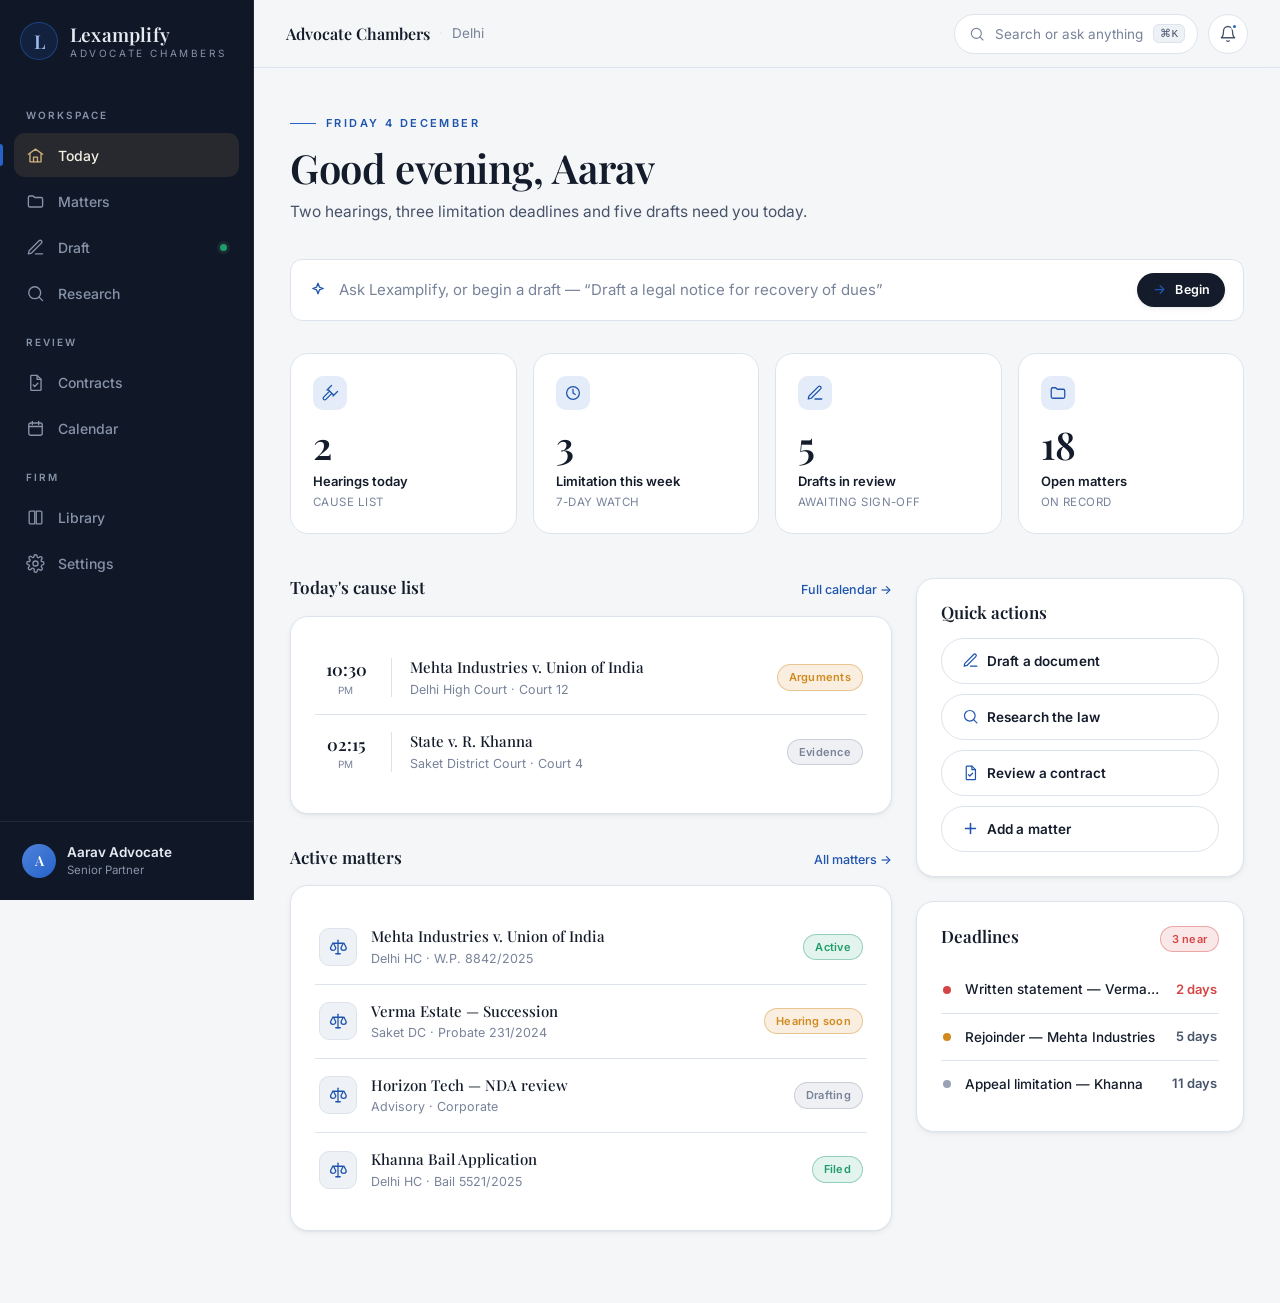
<file: index.html>
<!doctype html>
<html lang="en">
  <head>
    <meta charset="UTF-8" />
    <link rel="icon" type="image/png" href="/favicon.png" />
    <link rel="icon" type="image/x-icon" href="/favicon.ico" />
    <link rel="apple-touch-icon" href="/apple-touch-icon.png" />
    <meta name="viewport" content="width=device-width, initial-scale=1.0" />
    <title>LexAmplify</title>
    <meta name="description" content="LexAmplify drafts from your case file, reviews contracts against Indian law and keeps every matter organised. Built for Indian advocates and legal teams." />
    <meta name="theme-color" content="#F7F5F0" />
    <meta property="og:type" content="website" />
    <meta property="og:site_name" content="LexAmplify" />
    <meta property="og:title" content="LexAmplify: legal work that starts from your file" />
    <meta property="og:description" content="Draft notices and agreements from your case documents, review contracts against Indian law, and keep every matter in one calm workspace." />
    <meta name="twitter:card" content="summary" />
    <link rel="preconnect" href="https://fonts.googleapis.com" />
    <link rel="preconnect" href="https://fonts.gstatic.com" crossorigin />
    <link href="https://fonts.googleapis.com/css2?family=Source+Serif+4:ital,opsz,wght@0,8..60,400;0,8..60,500;0,8..60,600;0,8..60,700;1,8..60,400;1,8..60,500&family=IBM+Plex+Sans:wght@400;500;600;700&family=IBM+Plex+Mono:wght@400;500;600&family=Fraunces:ital,opsz,wght@0,9..144,500;0,9..144,600;1,9..144,500;1,9..144,600&display=swap" rel="stylesheet" />
    <script type="module" crossorigin src="./assets/index-CWW_34d1.js"></script>
    <link rel="stylesheet" crossorigin href="./assets/index-BrCoSOr8.css">
  </head>
  <body>
    <div id="root"></div>
  </body>
</html>
</file>
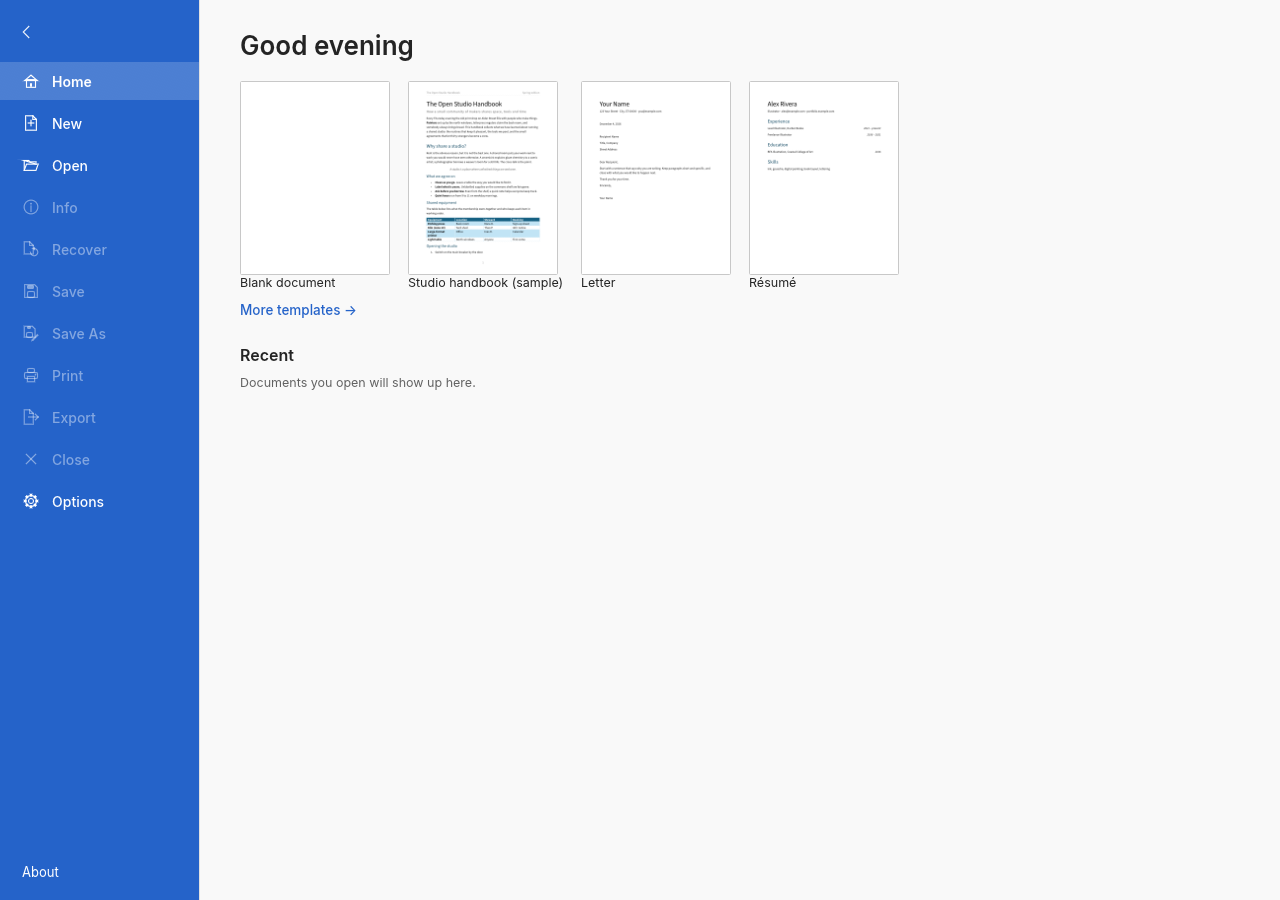
<file: wordcraft/index.html>
<!DOCTYPE html>
<html lang="en">
<head>
  <meta charset="utf-8">
  <meta name="viewport" content="width=device-width, initial-scale=1, user-scalable=no">
  <title>Lexamplify Draft</title>
  <link rel="icon" href="./wordcraft-fa59e09a3f921e03.ico"/>

<script type="module">
import init, * as bindings from './wordcraft-web-1267c095578df488.js';

const WASM = './wordcraft-web-7c35ad8787567460_bg.wasm';

// GitHub Pages serves .wasm uncompressed. Fetch the pre-gzipped copy and inflate it in the
// browser (DecompressionStream) so the download is ~13 MB instead of ~30 MB. Fall back to the
// plain .wasm if the browser lacks DecompressionStream or the .gz is unavailable.
async function wasmSource() {
  try {
    if (typeof DecompressionStream === 'function') {
      const r = await fetch(WASM + '.gz');
      if (r.ok && r.body) {
        const stream = r.body.pipeThrough(new DecompressionStream('gzip'));
        return await new Response(stream).arrayBuffer();
      }
    }
  } catch (e) { /* fall back to the plain wasm */ }
  return WASM;
}

const wasm = await init({ module_or_path: await wasmSource() });
window.wasmBindings = bindings;
dispatchEvent(new CustomEvent("TrunkApplicationStarted", { detail: { wasm } }));
</script>
  <style>
    html, body { margin: 0; padding: 0; width: 100%; height: 100%; overflow: hidden; background: #f4f5f7; }
    #wordcraft_canvas { position: absolute; inset: 0; width: 100%; height: 100%; display: block; }
    #wordcraft_loading { position: absolute; inset: 0; display: flex; flex-direction: column; align-items: center; justify-content: center;
      color: #64748b; font: 14px system-ui, sans-serif; pointer-events: none; }
  </style>
</head>
<body>
  <canvas id="wordcraft_canvas"></canvas>
  <div id="wordcraft_loading">Loading editor&hellip;</div>
</body>
</html>
</file>
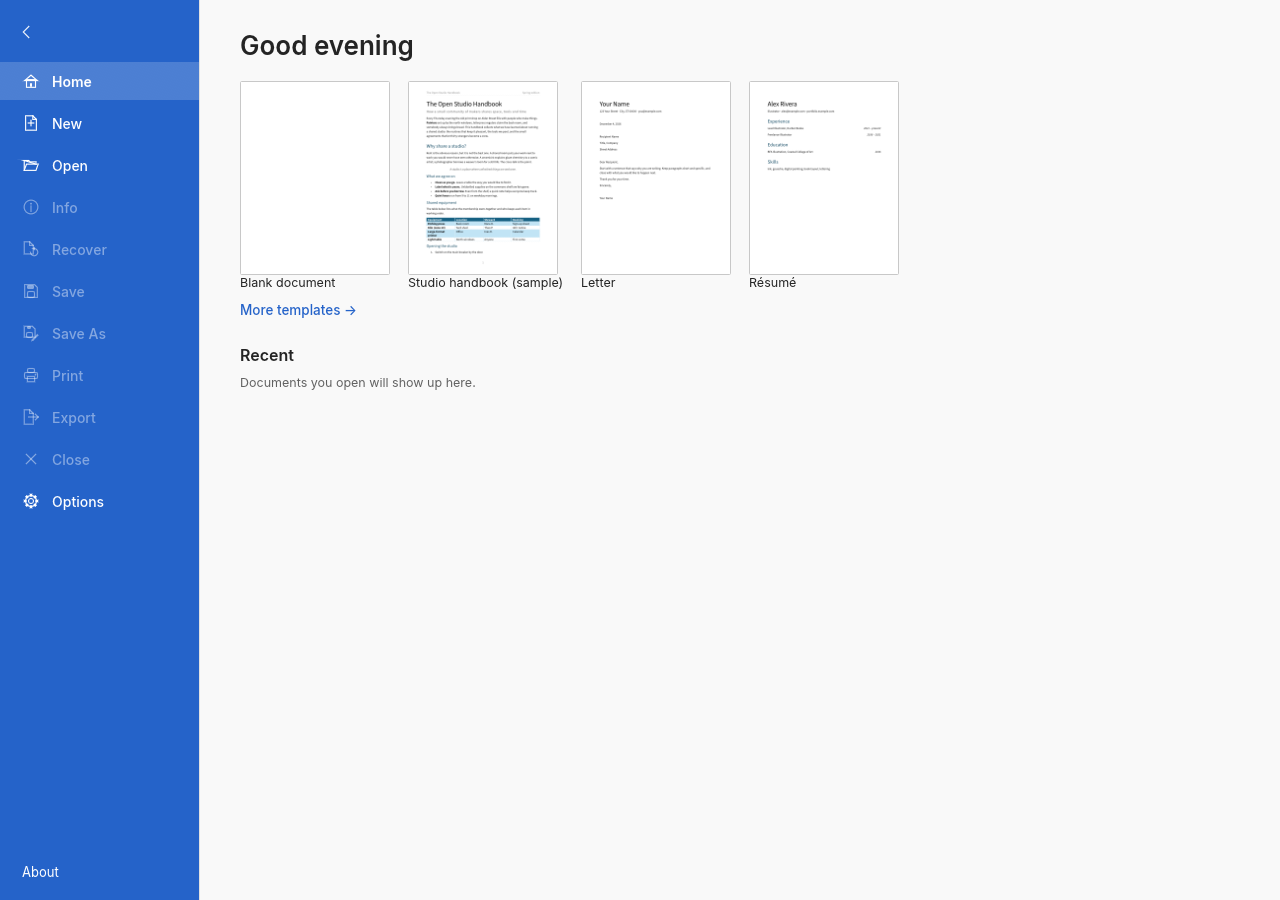
<file: public/wordcraft/index.html>
<!DOCTYPE html>
<html lang="en">
<head>
  <meta charset="utf-8">
  <meta name="viewport" content="width=device-width, initial-scale=1, user-scalable=no">
  <title>Lexamplify Draft</title>
  <link rel="icon" href="./wordcraft-fa59e09a3f921e03.ico"/>

<script type="module">
// On a brotli-serving host (Cloudflare Pages / Netlify) the server compresses this .wasm and the
// browser decompresses it natively (Content-Encoding: br) — the ~30 MB file transfers as ~7 MB
// with no client-side decoder. Standard streaming init is all that's needed.
import init, * as bindings from './wordcraft-web-1267c095578df488.js';
const wasm = await init({ module_or_path: './wordcraft-web-7c35ad8787567460_bg.wasm' });
window.wasmBindings = bindings;
dispatchEvent(new CustomEvent("TrunkApplicationStarted", { detail: { wasm } }));
</script>
  <style>
    html, body { margin: 0; padding: 0; width: 100%; height: 100%; overflow: hidden; background: #f4f5f7; }
    #wordcraft_canvas { position: absolute; inset: 0; width: 100%; height: 100%; display: block; }
    #wordcraft_loading { position: absolute; inset: 0; display: flex; flex-direction: column; align-items: center; justify-content: center;
      color: #64748b; font: 14px system-ui, sans-serif; pointer-events: none; }
  </style>
</head>
<body>
  <canvas id="wordcraft_canvas"></canvas>
  <div id="wordcraft_loading">Loading editor&hellip;</div>
</body>
</html>
</file>
<file: assets/index-BrCoSOr8.css>
@import "https://fonts.googleapis.com/css2?family=Inter:wght@300;400;450;500;600;700&family=Playfair+Display:ital,wght@0,400;0,500;0,600;0,700;1,400;1,500;1,600&display=swap";@import "https://fonts.googleapis.com/css2?family=Spectral:ital,wght@0,400;0,500;0,600;1,400&family=Space+Grotesk:wght@400;500;600;700&display=swap";:root{--font-serif:"Playfair Display", Georgia, serif;--font-sans:"Inter", system-ui, -apple-system, "Segoe UI", sans-serif;--font-mono:ui-monospace, "SF Mono", "JetBrains Mono", Menlo, monospace;--bg:#f4f0e6;--paper:#fbf9f3;--paper-2:#efe9db;--bg-card:#fff;--ink:#1c2e24;--ink-soft:#46564b;--muted:#7c867e;--muted-2:#9aa29a;--accent:#b08d57;--accent-ink:#90703f;--accent-soft:#efe4d2;--on-accent:#2a2113;--rail:#16271d;--rail-2:#1f3327;--rail-ink:#e9e4d6;--rail-muted:#93a08f;--rail-line:#e9e4d617;--rule:#e3dac9;--rule-soft:#1c2e2414;--ok:#3e7256;--warn:#c08a2e;--risk:#b4442f;--sh-1:0 1px 2px #1c2e240d, 0 2px 6px #1c2e240d;--sh-2:0 6px 18px #1c2e2412, 0 2px 6px #1c2e240d;--sh-3:0 22px 50px #1c2e241f, 0 6px 16px #1c2e2412;--ease:cubic-bezier(.22, 1, .36, 1);--accent-success:var(--ok);--accent-warning:var(--warn);--accent-danger:var(--risk)}*{box-sizing:border-box;margin:0;padding:0}html{-webkit-font-smoothing:antialiased;-moz-osx-font-smoothing:grayscale}body{font-family:var(--font-sans);background:var(--bg);color:var(--ink);min-height:100vh;font-size:15px;line-height:1.5}h1,h2,h3,h4,h5,h6{font-family:var(--font-serif);color:var(--ink);font-weight:600;line-height:1.1}a{color:inherit;text-decoration:none}button{cursor:pointer;font-family:inherit}input,textarea,select{font-family:inherit}svg{display:block}::selection{color:var(--ink);background:#b08d5742}::-webkit-scrollbar{width:11px;height:11px}::-webkit-scrollbar-track{background:0 0}::-webkit-scrollbar-thumb{background:#1c2e2429 padding-box content-box;border:3px solid #0000;border-radius:999px}::-webkit-scrollbar-thumb:hover{background:#1c2e2447 padding-box content-box}#root{min-height:100vh}[data-theme=noir-luxe]{--bg:#0e0e10;--paper:#171719;--paper-2:#202023;--bg-card:#1b1b1e;--ink:#ece7db;--ink-soft:#b6b1a6;--muted:#8a857b;--muted-2:#6a665e;--accent:#c9a96b;--accent-ink:#d8bc84;--accent-soft:#2a2416;--on-accent:#17130a;--rail:#09090a;--rail-2:#17171a;--rail-ink:#ece7db;--rail-muted:#8a857b;--rail-line:#ece7db14;--rule:#2a2a2e;--rule-soft:#ece7db12;--ok:#6fae86;--warn:#d6a95c;--risk:#c56b57;--sh-1:0 1px 2px #0006;--sh-2:0 8px 22px #00000073;--sh-3:0 28px 60px #0000008c}[data-theme=porcelain]{--bg:#f7f7f5;--paper:#fff;--paper-2:#f0f0ed;--bg-card:#fff;--ink:#18181b;--ink-soft:#44454a;--muted:#85868c;--muted-2:#a6a7ac;--accent:#2b2b30;--accent-ink:#18181b;--accent-soft:#ececea;--on-accent:#fff;--rail:#fbfbfa;--rail-2:#f0f0ed;--rail-ink:#18181b;--rail-muted:#85868c;--rail-line:#e9e9e6;--rule:#e6e6e3;--rule-soft:#18181b12;--ok:#3e7256;--warn:#b8872e;--risk:#b4442f}[data-theme=porcelain] .rail__link.is-active{color:#18181b;background:#f0f0ed}[data-theme=porcelain] .rail__link.is-active:before{background:#18181b}[data-theme=porcelain] .rail__link.is-active svg{color:#18181b}[data-theme=porcelain] .rail__mono{color:#18181b;background:#f0f0ed;border-color:#d9d9d6}[data-theme=sage-ink]{--bg:#f3f1ea;--paper:#fbfaf5;--paper-2:#ece9df;--bg-card:#fff;--ink:#203a34;--ink-soft:#4c5b54;--muted:#7e867e;--muted-2:#9aa29a;--accent:#c06b4a;--accent-ink:#a85735;--accent-soft:#f1e0d6;--on-accent:#fff6f0;--rail:#1c332e;--rail-2:#25403a;--rail-ink:#e7e3d7;--rail-muted:#8fa096;--rail-line:#e7e3d717;--rule:#ded9cc;--rule-soft:#203a3414;--ok:#3e7256;--warn:#c08a2e;--risk:#b4442f}[data-theme=midnight-indigo]{--bg:#0d0f1a;--paper:#151827;--paper-2:#1d2133;--bg-card:#191d2e;--ink:#e7e9f5;--ink-soft:#aeb2cc;--muted:#7e82a0;--muted-2:#5e6280;--accent:#7c8cff;--accent-ink:#9aa6ff;--accent-soft:#1e2440;--on-accent:#0b0d17;--rail:#0a0b14;--rail-2:#151827;--rail-ink:#e7e9f5;--rail-muted:#7e82a0;--rail-line:#e7e9f514;--rule:#262a40;--rule-soft:#e7e9f512;--ok:#5bd6a6;--warn:#e0b45c;--risk:#f0787c;--sh-1:0 1px 2px #0006;--sh-2:0 8px 24px #0a0c1880;--sh-3:0 28px 60px #080a1499}[data-theme=midnight-indigo] .rail__mono{color:#9aa6ff;background:#7c8cff1a;border-color:#7c8cff80}[data-theme=midnight-indigo] .rail__avatar{color:#0b0d17;background:linear-gradient(140deg,#8c9bff,#6675f0)}[data-theme=royal-oxblood]{--bg:#f3ebe0;--paper:#fbf5ec;--paper-2:#efe3d4;--bg-card:#fff;--ink:#3a1a1e;--ink-soft:#5e3a3c;--muted:#897069;--muted-2:#a8938a;--accent:#b0893f;--accent-ink:#8a6a2e;--accent-soft:#efe2c9;--on-accent:#2a1e0c;--rail:#4a1d22;--rail-2:#5a262b;--rail-ink:#f0e2d4;--rail-muted:#be968c;--rail-line:#f0e2d41a;--rule:#e2d4c2;--rule-soft:#3a1a1e14;--ok:#3e7256;--warn:#b8872e;--risk:#a23a2c}[data-theme=slate-pro]{--bg:#f4f6f8;--paper:#fff;--paper-2:#eef1f5;--bg-card:#fff;--ink:#141c2b;--ink-soft:#46536a;--muted:#78839a;--muted-2:#9aa3b5;--accent:#2563c9;--accent-ink:#1e54ad;--accent-soft:#e3edfb;--on-accent:#fff;--rail:#101827;--rail-2:#1a2333;--rail-ink:#e6ebf2;--rail-muted:#8793a8;--rail-line:#e6ebf214;--rule:#dde3ec;--rule-soft:#141c2b12;--ok:#1f9d6b;--warn:#d08a1e;--risk:#d64545}[data-theme=slate-pro] .rail__mono{color:#9db8ec;background:#2563c924;border-color:#2563c980}[data-theme=slate-pro] .rail__avatar{color:#fff;background:linear-gradient(140deg,#4f82db,#2563c9)}[data-type=sans]{--font-serif:"Space Grotesk", "Inter", sans-serif}[data-type=sans] h1,[data-type=sans] h2,[data-type=sans] h3,[data-type=sans] .lx-h1,[data-type=sans] .ph__title,[data-type=sans] .lx-title,[data-type=sans] .lx-item__title{letter-spacing:-.02em;font-weight:600}[data-type=editorial]{--font-serif:"Spectral", Georgia, serif}[data-type=editorial] .ph__title,[data-type=editorial] .lx-h1{font-weight:500}.topnav{align-items:center;gap:4px;display:none}.topnav a{color:var(--ink-soft);border-radius:999px;padding:9px 14px;font-size:13.5px;font-weight:500;transition:background .2s,color .2s}.topnav a:hover{background:var(--paper-2);color:var(--ink)}.topnav a.is-active{background:var(--accent-soft);color:var(--accent-ink)}.topbar__mono{display:none!important}[data-layout=top] .topbar__mono{display:grid!important}[data-layout=top] .rail{display:none}[data-layout=top] .topnav{display:flex}[data-layout=top] .topbar{gap:24px;padding:0 28px}[data-layout=top] .topbar__crumb{display:none}[data-layout=top] .topnav{flex-wrap:wrap;flex:1}[data-layout=top] .rail-toggle{display:none!important}[data-layout=top] .lx-page{max-width:1180px}[data-layout=focus] .lx-page{max-width:880px;padding-top:52px}[data-layout=focus] .topbar__crumb span,[data-layout=focus] .topbar__crumb .topbar__sep{display:none}[data-radius=sharp]{--lx-r-sm:3px;--lx-r:5px;--lx-r-lg:7px}[data-radius=sharp] .lx-btn,[data-radius=sharp] .cmdk,[data-radius=sharp] .lx-badge,[data-radius=sharp] .rail__link,[data-radius=sharp] .icon-btn{border-radius:6px}[data-radius=sharp] .rail__mono,[data-radius=sharp] .rail__avatar{border-radius:8px}[data-density=compact]{font-size:14px}[data-density=compact] .lx-page{padding:28px 28px 56px}[data-density=compact] .lx-item{padding:11px 4px}[data-density=compact] .lx-card--pad{padding:18px}[data-density=compact] .ph{margin-bottom:24px}[data-accent=gold]{--accent:#b08d57;--accent-ink:#b99a66;--accent-soft:#b08d5726;--on-accent:#fff}[data-accent=blue]{--accent:#2563c9;--accent-ink:#4a82dc;--accent-soft:#2563c926;--on-accent:#fff}[data-accent=emerald]{--accent:#2e8b6f;--accent-ink:#45a185;--accent-soft:#2e8b6f26;--on-accent:#fff}[data-accent=violet]{--accent:#7c6cf0;--accent-ink:#9888f5;--accent-soft:#7c6cf029;--on-accent:#fff}[data-accent=oxblood]{--accent:#9b3b3b;--accent-ink:#b85a5a;--accent-soft:#9b3b3b26;--on-accent:#fff}[data-accent=teal]{--accent:#1e8a8a;--accent-ink:#3aa6a6;--accent-soft:#1e8a8a26;--on-accent:#fff}[data-text=sm]{font-size:14px}[data-text=lg]{font-size:16.5px}[data-motion=reduced] *,[data-motion=reduced] :before,[data-motion=reduced] :after{transition-duration:.001ms!important;animation-duration:.001ms!important;animation-iteration-count:1!important}body,.rail,.topbar,.lx-card,.lx-stat,.lx-item,.lx-btn,.lx-field,.cmdk,.icon-btn,.topnav a{transition:background-color .4s var(--ease), color .35s var(--ease), border-color .35s var(--ease), box-shadow .35s var(--ease)}:root{--lx-r-sm:8px;--lx-r:12px;--lx-r-lg:18px;--lx-gap:20px;--lx-ease:cubic-bezier(.22, 1, .36, 1);--lx-gold-tint:color-mix(in srgb, var(--accent) 12%, transparent);--lx-gold-line:color-mix(in srgb, var(--accent) 45%, transparent);--lx-shadow-1:0 1px 2px #1a2e220d, 0 2px 6px #1a2e220d;--lx-shadow-2:0 6px 18px #1a2e2212, 0 2px 6px #1a2e220d;--lx-shadow-3:0 20px 48px #1a2e221a, 0 6px 16px #1a2e220f}.lx-page{max-width:1120px;margin:0 auto;padding:40px 36px 72px}@media (width<=720px){.lx-page{padding:28px 20px 56px}}.lx-stack{flex-direction:column;display:flex}.lx-row{align-items:center;display:flex}.lx-between{justify-content:space-between;align-items:center;gap:20px;display:flex}.lx-eyebrow{font-family:var(--font-sans);letter-spacing:.22em;text-transform:uppercase;color:var(--accent-ink);align-items:center;gap:10px;font-size:11px;font-weight:600;display:inline-flex}.lx-eyebrow:before{content:"";background:var(--accent);width:26px;height:1px}.lx-h1{font-family:var(--font-serif);letter-spacing:-.01em;color:var(--ink);font-size:clamp(30px,4vw,46px);font-weight:600;line-height:1.04}.lx-h2{font-family:var(--font-serif);color:var(--ink);font-size:22px;font-weight:600;line-height:1.15}.lx-title{font-family:var(--font-serif);color:var(--ink);font-size:16px;font-weight:500}.lx-lead{color:var(--ink-soft);font-size:15px;line-height:1.65}.lx-muted{color:var(--muted);font-size:13px}.lx-mono{font-family:var(--font-mono);letter-spacing:.02em;font-size:12px}.lx-section-head{justify-content:space-between;align-items:baseline;margin-bottom:16px;display:flex}.lx-section-head h3{font-family:var(--font-serif);color:var(--ink);font-size:17px;font-weight:600}.lx-section-head a{color:var(--accent-ink);font-size:12.5px;font-weight:500}.lx-card{background:var(--paper);border:1px solid var(--rule);border-radius:var(--lx-r-lg);box-shadow:var(--lx-shadow-1)}.lx-card--pad{padding:24px}.lx-card--hover{transition:transform .4s var(--lx-ease), box-shadow .4s var(--lx-ease), border-color .4s var(--lx-ease)}.lx-card--hover:hover{box-shadow:var(--lx-shadow-3);border-color:var(--lx-gold-line);transform:translateY(-3px)}.lx-btn{height:42px;font-family:var(--font-sans);letter-spacing:.01em;cursor:pointer;white-space:nowrap;transition:transform .3s var(--lx-ease), box-shadow .3s var(--lx-ease), background .3s ease, border-color .3s ease, color .3s ease;border:1px solid #0000;border-radius:999px;justify-content:center;align-items:center;gap:8px;padding:0 20px;font-size:13.5px;font-weight:600;display:inline-flex}.lx-btn:hover{transform:translateY(-2px)}.lx-btn--primary{background:var(--ink);color:var(--paper);box-shadow:var(--lx-shadow-1)}.lx-btn--primary:hover{box-shadow:var(--lx-shadow-2);filter:brightness(1.08)}.lx-btn--gold{background:var(--accent);color:var(--on-accent);box-shadow:0 6px 16px color-mix(in srgb, var(--accent) 30%, transparent)}.lx-btn--gold:hover{filter:brightness(1.05)}.lx-btn--ghost{color:var(--ink);border-color:var(--rule);background:0 0}.lx-btn--ghost:hover{border-color:var(--ink);background:color-mix(in srgb, var(--ink) 4%, transparent)}.lx-btn--sm{height:34px;padding:0 14px;font-size:12.5px}.lx-field{background:var(--bg-card,var(--paper));border:1px solid var(--rule);border-radius:var(--lx-r);align-items:center;gap:12px;height:52px;padding:0 18px;transition:border-color .3s,box-shadow .3s;display:flex}.lx-field:focus-within{border-color:var(--lx-gold-line);box-shadow:0 0 0 4px var(--lx-gold-tint)}.lx-field input{font-family:var(--font-sans);color:var(--ink);background:0 0;border:0;outline:0;flex:1;font-size:15px}.lx-field input::placeholder{color:var(--muted)}.lx-field svg{color:var(--accent-ink);flex-shrink:0}.lx-badge{letter-spacing:.02em;background:var(--lx-gold-tint);color:var(--accent-ink);border:1px solid var(--lx-gold-line);border-radius:999px;align-items:center;gap:6px;padding:4px 11px;font-size:11px;font-weight:600;display:inline-flex}.lx-badge .dot{background:currentColor;border-radius:50%;width:6px;height:6px}.lx-badge--ok{background:color-mix(in srgb, var(--accent-success) 12%, transparent);color:var(--accent-success);border-color:color-mix(in srgb, var(--accent-success) 40%, transparent)}.lx-badge--warn{background:color-mix(in srgb, var(--accent-warning) 14%, transparent);color:var(--accent-warning);border-color:color-mix(in srgb, var(--accent-warning) 40%, transparent)}.lx-badge--risk{background:color-mix(in srgb, var(--accent-danger) 12%, transparent);color:var(--accent-danger);border-color:color-mix(in srgb, var(--accent-danger) 40%, transparent)}.lx-badge--muted{background:color-mix(in srgb, var(--muted) 12%, transparent);color:var(--muted);border-color:color-mix(in srgb, var(--muted) 30%, transparent)}.lx-stat{border-radius:var(--lx-r-lg);background:var(--paper);border:1px solid var(--rule);transition:border-color .4s var(--lx-ease), box-shadow .4s var(--lx-ease);padding:22px;position:relative;overflow:hidden}.lx-stat:hover{border-color:var(--lx-gold-line);box-shadow:var(--lx-shadow-2)}.lx-stat__ico{background:var(--lx-gold-tint);width:34px;height:34px;color:var(--accent-ink);border-radius:10px;place-items:center;margin-bottom:16px;display:grid}.lx-stat__num{font-family:var(--font-serif);color:var(--ink);font-size:38px;font-weight:600;line-height:1}.lx-stat__label{color:var(--ink);margin-top:8px;font-size:13px;font-weight:600}.lx-stat__sub{letter-spacing:.04em;text-transform:uppercase;color:var(--muted);margin-top:3px;font-size:11.5px}.lx-list{flex-direction:column;display:flex}.lx-item{border-bottom:1px solid var(--rule);cursor:pointer;align-items:center;gap:14px;padding:15px 4px;transition:background .25s;display:flex}.lx-item:last-child{border-bottom:0}.lx-item:hover{background:color-mix(in srgb, var(--accent) 5%, transparent)}.lx-item__ico{background:var(--paper-2);border:1px solid var(--rule);width:38px;height:38px;color:var(--accent-ink);border-radius:10px;flex-shrink:0;place-items:center;display:grid}.lx-item__body{flex:1;min-width:0}.lx-item__title{font-family:var(--font-serif);color:var(--ink);white-space:nowrap;text-overflow:ellipsis;font-size:15px;font-weight:500;overflow:hidden}.lx-item__meta{color:var(--muted);margin-top:2px;font-size:12.5px}.lx-empty{text-align:center;flex-direction:column;align-items:center;padding:44px 24px;display:flex}.lx-empty__ico{background:var(--lx-gold-tint);width:56px;height:56px;color:var(--accent-ink);border-radius:50%;place-items:center;margin-bottom:18px;display:grid}.lx-empty h4{font-family:var(--font-serif);color:var(--ink);margin-bottom:7px;font-size:18px;font-weight:600}.lx-empty p{color:var(--muted);max-width:320px;margin-bottom:20px;font-size:13.5px;line-height:1.6}.lx-rule{background:var(--rule);border:0;height:1px}.lx-rule-gold{background:var(--accent);border:0;border-radius:2px;width:48px;height:2px}@keyframes lx-rise{0%{opacity:0;transform:translateY(16px)}to{opacity:1;transform:translateY(0)}}.lx-rise{animation:lx-rise .6s var(--lx-ease) both}@keyframes spin{to{transform:rotate(360deg)}}.lx-stats{grid-template-columns:repeat(4,1fr);gap:16px;display:grid}.lx-dash-grid{grid-template-columns:minmax(0,1.65fr) minmax(0,.9fr);align-items:start;gap:24px;display:grid}.lx-mt-xl{margin-top:44px}.lx-mt-l{margin-top:32px}.lx-mt-m{margin-top:24px}@media (width<=1000px){.lx-stats{grid-template-columns:repeat(2,1fr)}.lx-dash-grid{grid-template-columns:1fr}}@media (width<=560px){.lx-stats{grid-template-columns:1fr}}.app{background:var(--bg);min-height:100vh;display:flex}.rail{background:var(--rail);width:254px;color:var(--rail-ink);border-right:1px solid var(--rail-line);height:100vh;transition:width .35s var(--ease);z-index:40;flex-direction:column;flex-shrink:0;display:flex;position:sticky;top:0}.rail--mini{width:78px}.rail__brand{align-items:center;gap:12px;padding:22px 20px 20px;display:flex}.rail__mono{width:38px;height:38px;font-family:var(--font-serif);color:#cdb07d;background:#b08d5714;border:1px solid #b08d578c;border-radius:50%;flex-shrink:0;place-items:center;font-size:19px;font-weight:600;display:grid}.rail__word{flex-direction:column;line-height:1;display:flex;overflow:hidden}.rail__word b{font-family:var(--font-serif);color:var(--rail-ink);letter-spacing:.01em;font-size:19px;font-weight:600}.rail__word span{letter-spacing:.26em;text-transform:uppercase;color:var(--rail-muted);margin-top:4px;font-size:10px}.rail--mini .rail__word{display:none}.rail__nav{flex:1;padding:8px 14px 14px;overflow-y:auto}.rail__nav::-webkit-scrollbar{width:0}.rail__group{margin-top:20px}.rail__group-label{letter-spacing:.2em;text-transform:uppercase;color:var(--rail-muted);padding:0 12px 10px;font-size:10px;font-weight:600}.rail--mini .rail__group-label{opacity:0;height:8px;padding:0}.rail__link{height:44px;color:var(--rail-muted);border-radius:11px;align-items:center;gap:13px;margin-bottom:2px;padding:0 12px;font-size:14px;font-weight:500;transition:color .25s,background .25s;display:flex;position:relative}.rail__link svg{stroke-width:1.7px;flex-shrink:0;width:19px;height:19px}.rail__link:hover{color:var(--rail-ink);background:#e9e4d60d}.rail__link.is-active{color:#f3efe2;background:#b08d5726}.rail__link.is-active:before{content:"";background:var(--accent);border-radius:0 3px 3px 0;width:3px;height:22px;position:absolute;top:50%;left:-14px;transform:translateY(-50%)}.rail__link.is-active svg{color:#cdb07d}.rail__badge{background:var(--ok);border-radius:50%;width:7px;height:7px;margin-left:auto;box-shadow:0 0 0 3px #3e725633}.rail--mini .rail__link{justify-content:center;padding:0}.rail--mini .rail__link span,.rail--mini .rail__badge{display:none}.rail__foot{border-top:1px solid var(--rail-line);padding:14px}.rail__user{border-radius:12px;align-items:center;gap:11px;padding:8px;transition:background .25s;display:flex}.rail__user:hover{background:#e9e4d60d}.rail__avatar{width:34px;height:34px;font-family:var(--font-serif);color:var(--on-accent);background:linear-gradient(140deg,#c9a46b,#b08d57);border-radius:50%;flex-shrink:0;place-items:center;font-size:14px;font-weight:600;display:grid}.rail__user-meta{line-height:1.2;overflow:hidden}.rail__user-meta b{font-family:var(--font-sans);color:var(--rail-ink);white-space:nowrap;text-overflow:ellipsis;font-size:13.5px;font-weight:600;display:block;overflow:hidden}.rail__user-meta span{color:var(--rail-muted);font-size:11.5px}.rail--mini .rail__user-meta{display:none}.main{flex-direction:column;flex:1;min-width:0;display:flex}.topbar{background:color-mix(in srgb, var(--bg) 82%, transparent);-webkit-backdrop-filter:saturate(1.1)blur(10px);backdrop-filter:saturate(1.1)blur(10px);border-bottom:1px solid var(--rule);z-index:30;flex-shrink:0;justify-content:space-between;align-items:center;gap:18px;height:68px;padding:0 32px;display:flex;position:sticky;top:0}.topbar__left{align-items:center;gap:12px;min-width:0;display:flex}.topbar__crumb{color:var(--muted);align-items:center;gap:9px;font-size:13.5px;display:flex}.topbar__crumb b{font-family:var(--font-serif);color:var(--ink);font-size:16px;font-weight:600}.topbar__sep{color:var(--rule)}.topbar__right{align-items:center;gap:10px;display:flex}.cmdk{border:1px solid var(--rule);background:var(--paper);min-width:230px;height:40px;color:var(--muted);border-radius:999px;align-items:center;gap:10px;padding:0 12px 0 14px;font-size:13.5px;transition:border-color .25s,box-shadow .25s;display:flex}.cmdk:hover{border-color:var(--accent);box-shadow:0 0 0 4px #b08d571a}.cmdk kbd{font-family:var(--font-mono);background:var(--paper-2);border:1px solid var(--rule);color:var(--ink-soft);border-radius:6px;margin-left:auto;padding:2px 6px;font-size:11px}.icon-btn{border:1px solid var(--rule);background:var(--paper);width:40px;height:40px;color:var(--ink-soft);border-radius:50%;place-items:center;transition:all .25s;display:grid}.icon-btn:hover{border-color:var(--accent);color:var(--accent-ink);transform:translateY(-1px)}.main__scroll{flex:1;overflow-y:auto}.ph{margin-bottom:34px}.ph__eyebrow{letter-spacing:.22em;text-transform:uppercase;color:var(--accent-ink);align-items:center;gap:10px;font-size:11px;font-weight:600;display:inline-flex}.ph__eyebrow:before{content:"";background:var(--accent);width:26px;height:1px}.ph__title{letter-spacing:-.01em;margin-top:14px;font-size:clamp(28px,3.4vw,40px)}.ph__sub{color:var(--ink-soft);max-width:560px;margin-top:10px;font-size:15.5px;line-height:1.6}.rail-toggle{display:none}@media (width<=860px){.rail{transition:transform .35s var(--ease);position:fixed;top:0;left:0;transform:translate(-100%)}.rail.is-open{box-shadow:var(--sh-3);transform:translate(0)}.rail-toggle{display:grid}.topbar{padding:0 18px}.cmdk{min-width:0}.cmdk span{display:none}}@media (width<=760px){.hide-sm{display:none!important}.draft-grid{grid-template-columns:1fr!important}}.studio-fab{z-index:90;background:var(--ink);height:46px;color:var(--paper);border:1px solid var(--rule);box-shadow:var(--sh-3);cursor:pointer;transition:transform .3s var(--ease);border-radius:999px;align-items:center;gap:9px;padding:0 18px;font-size:13px;font-weight:600;display:inline-flex;position:fixed;bottom:22px;right:22px}.studio-fab:hover{transform:translateY(-2px)}.studio-overlay{z-index:95;-webkit-backdrop-filter:blur(2px);backdrop-filter:blur(2px);background:#0a0e0b47;animation:.3s st-fade;position:fixed;inset:0}@keyframes st-fade{0%{opacity:0}to{opacity:1}}.studio{z-index:96;background:var(--paper);border-left:1px solid var(--rule);width:390px;max-width:94vw;box-shadow:var(--sh-3);animation:st-slide .4s var(--ease);flex-direction:column;display:flex;position:fixed;top:0;bottom:0;right:0}@keyframes st-slide{0%{transform:translate(100%)}to{transform:translate(0)}}.studio__head{border-bottom:1px solid var(--rule);justify-content:space-between;align-items:center;padding:22px 24px;display:flex}.studio__head h3{font-family:var(--font-serif);font-size:20px}.studio__head p{color:var(--muted);margin-top:2px;font-size:12px}.studio__body{flex:1;padding:22px 24px 30px;overflow-y:auto}.studio__foot{border-top:1px solid var(--rule);align-items:center;gap:10px;padding:16px 24px;display:flex}.studio-sec{margin-bottom:26px}.studio-sec__label{letter-spacing:.14em;text-transform:uppercase;color:var(--accent-ink);align-items:center;gap:8px;margin-bottom:14px;font-size:11px;font-weight:600;display:flex}.sw-grid{grid-template-columns:1fr 1fr;gap:10px;display:grid}.sw{text-align:left;cursor:pointer;border:1px solid var(--rule);background:var(--bg-card);transition:border-color .25s, transform .25s var(--ease);border-radius:12px;padding:12px}.sw:hover{transform:translateY(-2px)}.sw.is-on{border-color:var(--accent);box-shadow:0 0 0 2px color-mix(in srgb, var(--accent) 30%, transparent)}.sw__dots{gap:5px;margin-bottom:9px;display:flex}.sw__dots i{border:1px solid #00000014;border-radius:6px;width:20px;height:20px;display:block}.sw__name{color:var(--ink);font-size:13px;font-weight:600}.sw__mood{color:var(--muted);margin-top:1px;font-size:11px}.opt-row{gap:8px;display:flex}.opt{text-align:center;cursor:pointer;border:1px solid var(--rule);background:var(--bg-card);border-radius:11px;flex:1;padding:13px 8px;transition:border-color .25s,background .25s}.opt.is-on{border-color:var(--accent);background:var(--accent-soft)}.opt__name{color:var(--ink);font-size:12.5px;font-weight:600}.opt__desc{color:var(--muted);margin-top:2px;font-size:10.5px}.opt__glyph{font-family:var(--font-serif);color:var(--ink);margin-bottom:6px;font-size:22px;line-height:1}.acc-row{flex-wrap:wrap;gap:10px;display:flex}.acc{cursor:pointer;background:0 0;border:2px solid #0000;border-radius:50%;padding:3px;transition:border-color .2s}.acc.is-on{border-color:var(--ink)}.acc__dot{border:1px solid #0000001a;border-radius:50%;width:26px;height:26px;display:block}.seg{border:1px solid var(--rule);border-radius:10px;display:flex;overflow:hidden}.seg button{background:var(--bg-card);color:var(--ink-soft);cursor:pointer;border:0;flex:1;padding:9px;font-size:12.5px;font-weight:500}.seg button.is-on{background:var(--ink);color:var(--paper)}.lay{gap:3px;height:26px;margin-bottom:8px;display:flex}.lay i{background:var(--rule);border-radius:3px;display:block}.lay--rail i:first-child{background:var(--accent);width:7px}.lay--rail i:last-child{flex:1}.lay--top{flex-direction:column}.lay--top i:first-child{background:var(--accent);height:6px}.lay--top i:last-child{flex:1}.lay--focus{justify-content:center}.lay--focus i:first-child{background:var(--accent);width:5px}.lay--focus i:last-child{width:60%}.dh{flex-direction:column;gap:14px;margin-bottom:26px;display:flex}.dh__back{color:var(--muted);align-items:center;gap:7px;width:fit-content;font-size:13px;display:inline-flex}.dh__back:hover{color:var(--accent-ink)}.dh__row{flex-wrap:wrap;justify-content:space-between;align-items:flex-start;gap:20px;display:flex}.dh__title{font-size:clamp(24px,3vw,34px);line-height:1.08}.dh__meta{color:var(--muted);flex-wrap:wrap;gap:8px 18px;margin-top:10px;font-size:13px;display:flex}.dh__meta b{color:var(--ink-soft);font-weight:600;font-family:var(--font-sans)}.tabs{border-bottom:1px solid var(--rule);gap:2px;margin-bottom:26px;display:flex;overflow-x:auto}.tabs button{color:var(--muted);white-space:nowrap;background:0 0;border:0;border-bottom:2px solid #0000;margin-bottom:-1px;padding:12px 16px;font-size:13.5px;font-weight:500}.tabs button:hover{color:var(--ink)}.tabs button.is-on{color:var(--ink);border-bottom-color:var(--accent)}.kv{grid-template-columns:repeat(auto-fit,minmax(150px,1fr));gap:20px 28px;display:grid}.kv__k{letter-spacing:.08em;text-transform:uppercase;color:var(--muted);margin-bottom:5px;font-size:11px}.kv__v{color:var(--ink);font-size:14.5px;font-weight:500}.tl{padding-left:26px;position:relative}.tl:before{content:"";background:var(--rule);width:1.5px;position:absolute;top:4px;bottom:4px;left:7px}.tl__item{padding-bottom:22px;position:relative}.tl__item:last-child{padding-bottom:0}.tl__dot{border:3px solid var(--paper);background:var(--muted-2);border-radius:50%;width:15px;height:15px;position:absolute;top:2px;left:-26px}.tl__dot--accent{background:var(--accent)}.tl__dot--ok{background:var(--ok)}.tl__when{color:var(--muted);letter-spacing:.03em;font-size:11.5px}.tl__text{color:var(--ink);margin-top:2px;font-size:14px}.tl__who{color:var(--muted);margin-top:2px;font-size:12px}.ed{grid-template-columns:1fr minmax(0,340px);align-items:start;gap:22px;display:grid}.ed__main{background:var(--bg-card);border:1px solid var(--rule);border-radius:var(--lx-r-lg);overflow:hidden}.ed__bar{border-bottom:1px solid var(--rule);background:var(--paper-2);flex-wrap:wrap;align-items:center;gap:4px;padding:10px 14px;display:flex}.ed__tool{width:32px;height:32px;color:var(--ink-soft);font-family:var(--font-serif);background:0 0;border:0;border-radius:7px;place-items:center;font-size:15px;display:grid}.ed__tool:hover{background:var(--paper);color:var(--ink)}.ed__paper{font-family:var(--font-serif);color:var(--ink);min-height:60vh;padding:44px 54px;font-size:15px;line-height:1.9}.ed__paper h2{text-align:center;letter-spacing:.05em;text-transform:uppercase;margin-bottom:4px;font-size:15px}.ed__paper .sub{text-align:center;color:var(--muted);margin-bottom:26px;font-size:12.5px}.ed__paper p{margin-bottom:14px}.ed__side{flex-direction:column;gap:16px;display:flex;position:sticky;top:90px}.ai-msg{border-radius:12px;padding:13px 15px;font-size:13.5px;line-height:1.55}.ai-msg--bot{background:var(--accent-soft);color:var(--ink);border:1px solid color-mix(in srgb, var(--accent) 30%, transparent)}.ai-msg--you{background:var(--paper-2);color:var(--ink-soft)}.ov{z-index:97;-webkit-backdrop-filter:blur(3px);backdrop-filter:blur(3px);background:#0a0e0b66;place-items:center;padding:20px;animation:.25s st-fade;display:grid;position:fixed;inset:0}.modal{background:var(--paper);border:1px solid var(--rule);width:100%;max-width:520px;max-height:88vh;box-shadow:var(--sh-3);animation:m-pop .3s var(--ease);border-radius:18px;overflow-y:auto}@keyframes m-pop{0%{opacity:0;transform:translateY(10px)scale(.98)}to{opacity:1;transform:none}}.modal__head{border-bottom:1px solid var(--rule);justify-content:space-between;align-items:center;padding:20px 22px;display:flex}.modal__head h3{font-size:19px}.modal__body{flex-direction:column;gap:16px;padding:22px;display:flex}.modal__foot{border-top:1px solid var(--rule);justify-content:flex-end;gap:10px;padding:16px 22px;display:flex}.lbl{color:var(--ink);margin-bottom:7px;font-size:12.5px;font-weight:600;display:block}.inp{border:1px solid var(--rule);width:100%;height:44px;font-family:var(--font-sans);color:var(--ink);background:var(--bg-card);border-radius:10px;outline:none;padding:0 14px;font-size:14px;transition:border-color .2s,box-shadow .2s}.inp:focus{border-color:var(--accent);box-shadow:0 0 0 3px var(--accent-soft)}textarea.inp{resize:vertical;height:auto;min-height:90px;padding:12px 14px}.cmd-ov{z-index:98;-webkit-backdrop-filter:blur(3px);backdrop-filter:blur(3px);background:#0a0e0b66;justify-content:center;align-items:flex-start;padding-top:12vh;animation:.2s st-fade;display:flex;position:fixed;inset:0}.cmd{background:var(--paper);border:1px solid var(--rule);width:100%;max-width:580px;box-shadow:var(--sh-3);animation:m-pop .25s var(--ease);border-radius:16px;overflow:hidden}.cmd__in{border-bottom:1px solid var(--rule);align-items:center;gap:12px;padding:16px 18px;display:flex}.cmd__in input{color:var(--ink);font-size:16px;font-family:var(--font-sans);background:0 0;border:0;outline:0;flex:1}.cmd__list{max-height:50vh;padding:8px;overflow-y:auto}.cmd__sec{letter-spacing:.14em;text-transform:uppercase;color:var(--muted);padding:10px 12px 6px;font-size:10.5px}.cmd__it{cursor:pointer;color:var(--ink);border-radius:10px;align-items:center;gap:12px;padding:11px 12px;display:flex}.cmd__it:hover,.cmd__it.is-on{background:var(--accent-soft)}.cmd__it svg{color:var(--accent-ink)}.cmd__it .k{font-family:var(--font-mono);color:var(--muted);margin-left:auto;font-size:11px}.nd{z-index:96;background:var(--paper);border-left:1px solid var(--rule);width:380px;max-width:94vw;box-shadow:var(--sh-3);animation:st-slide .35s var(--ease);flex-direction:column;display:flex;position:fixed;top:0;bottom:0;right:0}.nd__head{border-bottom:1px solid var(--rule);justify-content:space-between;align-items:center;padding:20px 22px;display:flex}.nd__list{flex:1;overflow-y:auto}.nd__it{border-bottom:1px solid var(--rule);gap:13px;padding:16px 22px;display:flex;position:relative}.nd__it:hover{background:var(--paper-2)}.nd__ico{background:var(--accent-soft);width:36px;height:36px;color:var(--accent-ink);border-radius:9px;flex-shrink:0;place-items:center;display:grid}.nd__unread{background:var(--accent);border-radius:50%;width:6px;height:6px;position:absolute;top:22px;left:8px}.auth{grid-template-columns:1fr 1fr;min-height:100vh;display:grid}.auth__brand{background:var(--rail);color:var(--rail-ink);flex-direction:column;justify-content:space-between;padding:56px;display:flex;position:relative;overflow:hidden}.auth__panel{background:var(--bg);justify-content:center;align-items:center;padding:40px 24px;display:flex}.auth__card{width:100%;max-width:380px}.auth__glow{background:radial-gradient(circle, color-mix(in srgb, var(--accent) 22%, transparent), transparent 70%);border-radius:50%;width:420px;height:420px;position:absolute;top:-120px;right:-120px}@media (width<=820px){.auth{grid-template-columns:1fr}.auth__brand{display:none}}.chip-row{flex-wrap:wrap;gap:8px;display:flex}.chip{border:1px solid var(--rule);color:var(--ink-soft);cursor:pointer;background:var(--bg-card);border-radius:999px;padding:6px 12px;font-size:12.5px}.chip:hover{border-color:var(--accent)}.chip.is-on{background:var(--accent);color:var(--on-accent);border-color:var(--accent)}@media (width<=920px){.ed{grid-template-columns:1fr}.ed__side{position:static}}.dez{background:var(--bg);flex-direction:column;height:calc(100vh - 68px);min-height:540px;display:flex}.dez:fullscreen{height:100vh}.dez-head{background:var(--paper);border-bottom:1px solid var(--rule);flex-shrink:0;justify-content:space-between;align-items:center;gap:14px;height:60px;padding:0 18px;display:flex}.dez-head-l{align-items:center;gap:12px;min-width:0;display:flex}.dez-head-r{flex-shrink:0;align-items:center;gap:10px;display:flex}.dez-back{border:1px solid var(--rule);background:var(--paper);width:34px;height:34px;color:var(--ink-soft);border-radius:9px;flex-shrink:0;place-items:center;transition:all .2s;display:grid}.dez-back:hover{border-color:var(--accent);color:var(--accent-ink)}.dez-mono{width:34px;height:34px;font-family:var(--font-serif);color:var(--on-accent);background:var(--accent);border-radius:9px;flex-shrink:0;place-items:center;font-size:17px;font-weight:600;display:grid}.dez-title-wrap{min-width:0}.dez-title{font-family:var(--font-serif);color:var(--ink);background:0 0;border:1px solid #0000;border-radius:7px;outline:none;max-width:42vw;margin:-2px -7px;padding:2px 7px;font-size:16px;font-weight:600}.dez-title:hover{border-color:var(--rule)}.dez-title:focus{border-color:var(--accent);background:var(--bg-card)}.dez-title--ro:hover{border-color:#0000}.dez-sub{color:var(--muted);align-items:center;gap:12px;margin-top:2px;padding-left:7px;font-size:12.5px;display:flex}.dez-save{align-items:center;gap:6px;display:inline-flex}.dez-save:before{content:"";background:var(--ok,#0e7c66);border-radius:50%;width:7px;height:7px}.dez-save--saving{color:var(--accent-ink)}.dez-save--saving:before{background:var(--accent);animation:1s infinite dez-pulse}.dez-rolechip{background:var(--bg-card);border:1px solid var(--rule);color:var(--ink-soft);border-radius:20px;align-items:center;gap:5px;padding:2px 9px;font-weight:500;display:inline-flex}@keyframes dez-pulse{50%{opacity:.35}}.dez-body{flex:1;min-height:0;display:flex}.dez-editor{flex:1;min-width:0;display:flex}.dez-side{border-left:1px solid var(--rule);background:var(--paper);flex-shrink:0;width:372px;min-height:0;display:flex}.wce{background:var(--bg);flex:1;min-width:0;display:flex;position:relative}.wce-frame{border:0;flex:1;width:100%;height:100%;display:block}.wce-overlay{z-index:2;background:var(--bg);color:var(--muted);pointer-events:none;flex-direction:column;justify-content:center;align-items:center;gap:12px;font-size:14px;display:flex;position:absolute;inset:0}.wce-spinner{border:3px solid var(--rule);border-top-color:var(--accent);border-radius:50%;width:34px;height:34px;animation:.8s linear infinite wce-spin}.wce-loadtext{color:var(--ink-soft);font-weight:500}.wce-loadsub{color:var(--muted);font-size:12.5px}@keyframes wce-spin{to{transform:rotate(360deg)}}.ced{flex-direction:column;flex:1;min-width:0;display:flex}.ced-loading{color:var(--muted);margin:auto;font-size:14px}.ced-bar{background:var(--paper);border-bottom:1px solid var(--rule);flex-wrap:wrap;flex-shrink:0;align-items:center;gap:3px;padding:8px 14px;display:flex}.ced-tool{min-width:32px;height:32px;color:var(--ink-soft);background:0 0;border:1px solid #0000;border-radius:8px;place-items:center;padding:0 7px;font-size:14px;transition:all .15s;display:grid}.ced-tool:hover{background:var(--bg-card);color:var(--ink)}.ced-tool.is-active{background:color-mix(in srgb, var(--accent) 14%, transparent);color:var(--accent-ink)}.ced-tool:disabled{opacity:.4}.ced-sep{background:var(--rule);width:1px;height:20px;margin:0 5px}.ced-select{border:1px solid var(--rule);background:var(--paper);height:32px;color:var(--ink);border-radius:8px;outline:none;padding:0 8px;font-size:13px}.ced-select:focus{border-color:var(--accent)}.ced-scroll{background:var(--bg);flex:1;padding:30px 24px 60px;overflow-y:auto}.ced-paper{background:var(--paper);border:1px solid var(--rule);border-radius:6px;max-width:820px;min-height:60vh;margin:0 auto;padding:64px 72px;box-shadow:0 10px 40px -24px #0f172a4d}.ced-doc{font-family:var(--font-serif), Georgia, serif;color:var(--ink);outline:none;font-size:15.5px;line-height:1.85}.ced-doc:focus{outline:none}.ced-doc p{margin:0 0 14px}.ced-doc h1{margin:8px 0 16px;font-size:24px;font-weight:600}.ced-doc h2{margin:22px 0 12px;font-size:19px;font-weight:600}.ced-doc h3{margin:18px 0 10px;font-size:16px;font-weight:600}.ced-doc ul,.ced-doc ol{margin:0 0 14px;padding-left:26px}.ced-doc li{margin-bottom:6px}.ced-doc blockquote{border-left:3px solid var(--accent);color:var(--ink-soft);margin:0 0 14px;padding:2px 0 2px 16px;font-style:italic}.ced-doc p.is-editor-empty:first-child:before{content:attr(data-placeholder);color:var(--muted);float:left;pointer-events:none;height:0}.collaboration-caret__caret,.collaboration-cursor__caret{word-break:normal;pointer-events:none;border-left:1px solid #0d0d0d;border-right:1px solid #0d0d0d;margin-left:-1px;margin-right:-1px;position:relative}.collaboration-caret__label,.collaboration-cursor__label{color:#fff;white-space:nowrap;-webkit-user-select:none;user-select:none;border-radius:4px 4px 4px 0;padding:1px 6px;font-size:11px;font-style:normal;font-weight:600;line-height:normal;position:absolute;top:-1.4em;left:-1px}.aip{flex-direction:column;flex:1;min-height:0;display:flex}.aip-head{border-bottom:1px solid var(--rule);flex-shrink:0;justify-content:space-between;align-items:center;padding:14px 16px;display:flex}.aip-dot{background:var(--ok,#0e7c66);width:8px;height:8px;box-shadow:0 0 0 3px color-mix(in srgb, var(--ok,#0e7c66) 20%, transparent);border-radius:50%}.aip-log{flex-direction:column;flex:1;gap:12px;padding:16px;display:flex;overflow-y:auto}.aip-msg{border-radius:13px;max-width:94%;padding:10px 13px;font-size:13.5px;line-height:1.55}.aip-msg--ai{background:var(--bg-card);color:var(--ink);border-bottom-left-radius:4px;align-self:flex-start}.aip-msg--you{background:var(--accent);color:var(--on-accent);border-bottom-right-radius:4px;align-self:flex-end}.aip-undo{color:var(--accent-ink);cursor:pointer;background:0 0;border:0;align-items:center;gap:4px;margin-top:8px;padding:0;font-size:12px;font-weight:600;display:inline-flex}.aip-typing{gap:4px;display:inline-flex}.aip-typing span{background:var(--muted);border-radius:50%;width:6px;height:6px;animation:1.1s infinite aip-bounce}.aip-typing span:nth-child(2){animation-delay:.15s}.aip-typing span:nth-child(3){animation-delay:.3s}@keyframes aip-bounce{0%,60%,to{opacity:.3;transform:translateY(0)}30%{opacity:1;transform:translateY(-3px)}}.aip-foot{border-top:1px solid var(--rule);flex-shrink:0;padding:12px 14px 14px}.aip-chips{flex-wrap:wrap;align-items:center;gap:6px;margin-bottom:8px;display:flex}.aip-chips--clause{margin-bottom:10px}.aip-chips-label{color:var(--muted);margin-right:2px;font-size:11.5px;font-weight:600}.aip-chip{border:1px solid var(--rule);background:var(--paper);color:var(--ink-soft);border-radius:20px;padding:5px 11px;font-size:12.5px;font-weight:500;transition:all .15s}.aip-chip:hover:not(:disabled){border-color:var(--accent);color:var(--accent-ink)}.aip-chip--ghost{text-transform:capitalize}.aip-chip:disabled{opacity:.5}.aip-input{align-items:center;gap:8px;display:flex}.aip-input input{border:1px solid var(--rule);background:var(--bg-card);height:42px;color:var(--ink);font-size:13.5px;font-family:var(--font-sans);border-radius:11px;outline:none;flex:1;padding:0 14px}.aip-input input:focus{border-color:var(--accent)}.aip-send{background:var(--accent);width:42px;height:42px;color:var(--on-accent);border:0;border-radius:11px;flex-shrink:0;place-items:center;transition:opacity .2s;display:grid}.aip-send:disabled{opacity:.45}.aip-hint{color:var(--muted);text-align:center;margin-top:8px;font-size:11.5px}.aip-readonly{color:var(--ink-soft);text-align:center;padding:8px;font-size:13px;line-height:1.5}.pbar{align-items:center;gap:9px;display:flex}.pbar-stack{display:flex}.pbar-av{color:#fff;border:2px solid var(--paper);border-radius:50%;place-items:center;width:30px;height:30px;margin-left:-8px;font-size:11px;font-weight:700;display:grid}.pbar-av:first-child{margin-left:0}.pbar-av--more{background:var(--ink-soft)}.pbar-live{color:var(--ink-soft);align-items:center;gap:6px;font-size:12px;font-weight:500;display:inline-flex}.pbar-pulse{background:var(--ok,#0e7c66);border-radius:50%;width:7px;height:7px;animation:1.4s infinite dez-pulse}@media (width<=1040px){.pbar-live{display:none}}.shm-overlay{z-index:200;-webkit-backdrop-filter:blur(3px);backdrop-filter:blur(3px);background:#0f172a6b;place-items:center;padding:20px;display:grid;position:fixed;inset:0}.shm{background:var(--paper);border:1px solid var(--rule);border-radius:16px;width:560px;max-width:100%;max-height:88vh;overflow-y:auto;box-shadow:0 30px 80px -30px #0f172a80}.shm-head{justify-content:space-between;align-items:flex-start;padding:22px 22px 16px;display:flex}.shm-head h3{font-family:var(--font-serif);color:var(--ink);font-size:20px;font-weight:600}.shm-head p{color:var(--muted);margin-top:3px;font-size:13px}.shm-invite{align-items:center;gap:8px;padding:0 22px 16px;display:flex}.shm-invite-field{border:1px solid var(--rule);background:var(--bg-card);height:42px;color:var(--ink-soft);border-radius:10px;flex:1;align-items:center;gap:8px;padding:0 12px;display:flex}.shm-invite-field input{color:var(--ink);font-size:14px;font-family:var(--font-sans);background:0 0;border:0;outline:0;flex:1}.shm-role{border:1px solid var(--rule);background:var(--paper);height:42px;color:var(--ink);border-radius:10px;outline:none;padding:0 8px;font-size:13px}.shm-role--sm{height:34px;font-size:12.5px}.shm-list{padding:4px 12px}.shm-row{border-radius:10px;align-items:center;gap:12px;padding:9px 10px;display:flex}.shm-row:hover{background:var(--bg-card)}.shm-av{color:#fff;border-radius:50%;flex-shrink:0;place-items:center;width:36px;height:36px;font-size:12px;font-weight:700;display:grid}.shm-who{flex:1;min-width:0;line-height:1.25}.shm-who b{color:var(--ink);white-space:nowrap;text-overflow:ellipsis;font-size:14px;display:block;overflow:hidden}.shm-who span{color:var(--muted);font-size:12.5px}.shm-owner,.shm-rolestatic{color:var(--muted);font-size:12.5px;font-weight:500}.shm-actions{align-items:center;gap:6px;display:flex}.icon-btn--sm{width:32px;height:32px}.shm-link{border:1px solid var(--rule);background:var(--bg-card);border-radius:12px;margin:10px 22px 22px;padding:16px}.shm-link-head{align-items:center;gap:12px;display:flex}.shm-link-ico{background:color-mix(in srgb, var(--accent) 14%, transparent);width:36px;height:36px;color:var(--accent-ink);border-radius:50%;flex-shrink:0;place-items:center;display:grid}.shm-copy{gap:8px;margin-top:12px;display:flex}.shm-copy input{border:1px solid var(--rule);height:38px;color:var(--ink-soft);background:var(--paper);border-radius:9px;outline:none;flex:1;padding:0 12px;font-size:12.5px}.shm-note{color:var(--muted);margin-top:10px;font-size:12px;line-height:1.5}@media (width<=900px){.dez-side{z-index:90;width:min(380px,90vw);position:fixed;top:0;bottom:0;right:0;box-shadow:-10px 0 40px -20px #0f172a66}.dez-head-r .lx-btn span{display:none}.ced-paper{padding:32px 22px}}
</file>
